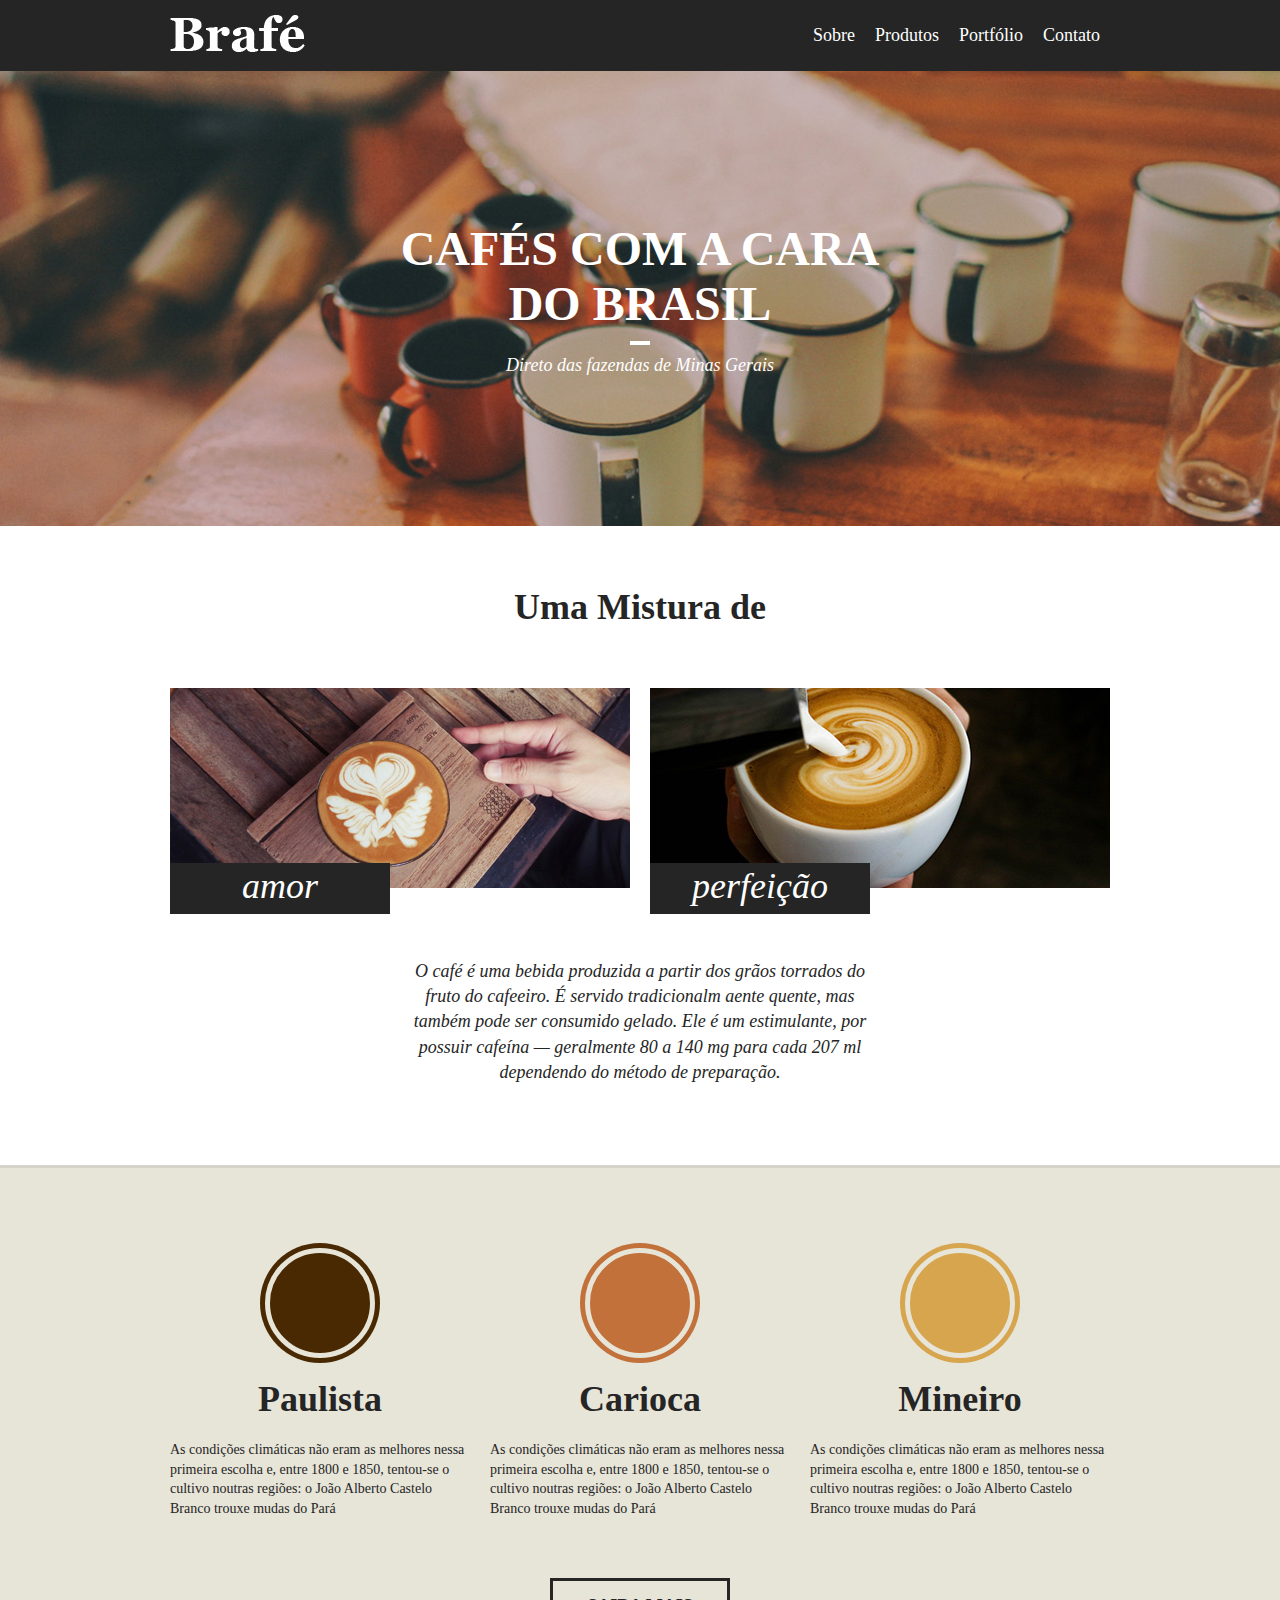
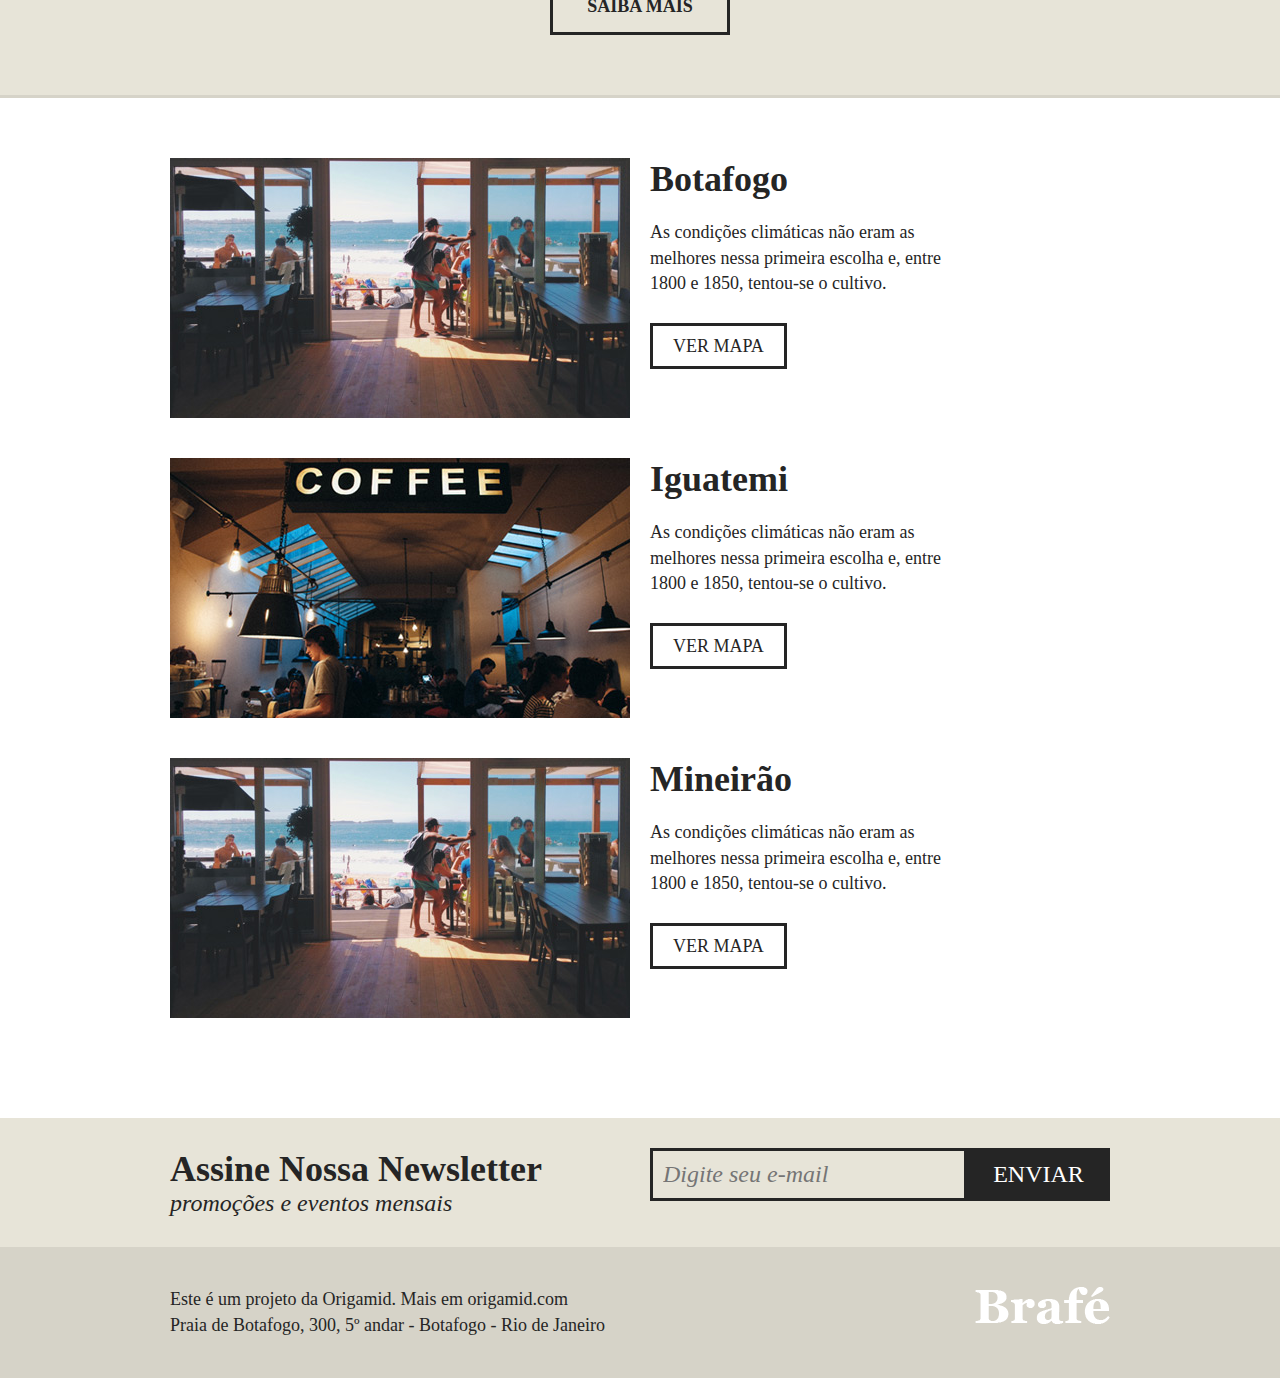
<file: brafe-1-flexbox/index.html>
<!DOCTYPE html>
<html>
<head>
	<title>Brafé 1</title>
	<meta charset="utf-8">
	<meta name="viewport" content="width=device-width, initial-scale=1, shrink-to-fit=no">
	<link rel="stylesheet" type="text/css" href="css/style.css">
</head>
<body>
	
	<header class="menu">
		<div class="container">
			<a class="menu-logo" href="#"><img src="img/brafe.png" alt="Brafé"></a>	
			<nav class="menu-nav">
				<ul>
					<li><a href="#">Sobre</a></li>
					<li><a href="#">Produtos</a></li>
					<li><a href="#">Portfólio</a></li>
					<li><a href="#">Contato</a></li>
				</ul>
			</nav>
		</div>
	</header>
	
	<main class="intro">
		<h1>Cafés com a cara<br>do Brasil</h1>
		<p>Direto das fazendas de Minas Gerais</p>
	</main>
	
	<section class="sobre">
		<h2>Uma Mistura de</h2>
		<div class="container">
			<div class="sobre-item">
				<img src="img/cafe-1.jpg">
				<h3>amor</h3>
			</div>
			<div class="sobre-item">
				<img src="img/cafe-2.jpg">
				<h3>perfeição</h3>
			</div>
		</div>
		<p>O café é uma bebida produzida a partir dos grãos torrados do fruto do cafeeiro. É servido tradicionalm
aente quente, mas também pode ser consumido gelado. Ele é um estimulante, por possuir cafeína — geralmente 80 a 140 mg para cada 207 ml dependendo do método de preparação.</p>
	</section>
	
	<section class="produtos">
		<div class="container">
			<div class="produtos-item">
				<h2 class="produtos-paulista">Paulista</h2>
				<p>As condições climáticas não eram as melhores nessa primeira escolha e, entre 1800 e 1850, tentou-se o cultivo noutras regiões: o João Alberto Castelo Branco trouxe mudas do Pará</p>
			</div>
			<div class="produtos-item">
				<h2 class="produtos-carioca">Carioca</h2>
				<p>As condições climáticas não eram as melhores nessa primeira escolha e, entre 1800 e 1850, tentou-se o cultivo noutras regiões: o João Alberto Castelo Branco trouxe mudas do Pará</p>
			</div>
			<div class="produtos-item">
				<h2 class="produtos-mineiro">Mineiro</h2>
				<p>As condições climáticas não eram as melhores nessa primeira escolha e, entre 1800 e 1850, tentou-se o cultivo noutras regiões: o João Alberto Castelo Branco trouxe mudas do Pará</p>
			</div>
		</div>
		<a class="produtos-btn" href="#">Saiba Mais</a>
	</section>
	
	<section class="locais">
		<div class="locais-item container">
			<div class="locais-img">
				<img src="img/botafogo.jpg" alt="Brafé unidade Botafogo">
			</div>
			<div class="locais-info">
				<h2>Botafogo</h2>
				<p>As condições climáticas não eram as melhores nessa primeira escolha e, entre 1800 e 1850, tentou-se o cultivo.</p>
				<a href="#">Ver Mapa</a>
			</div>
		</div>
		
		<div class="locais-item container">
			<div class="locais-img">
				<img src="img/iguatemi.jpg" alt="Brafé unidade Iguatemi">
			</div>
			<div class="locais-info">
				<h2>Iguatemi</h2>
				<p>As condições climáticas não eram as melhores nessa primeira escolha e, entre 1800 e 1850, tentou-se o cultivo.</p>
				<a href="#">Ver Mapa</a>
			</div>
		</div>
		
		<div class="locais-item container">
			<div class="locais-img">
				<img src="img/botafogo.jpg" alt="Brafé unidade Mineirão">
			</div>
			<div class="locais-info">
				<h2>Mineirão</h2>
				<p>As condições climáticas não eram as melhores nessa primeira escolha e, entre 1800 e 1850, tentou-se o cultivo.</p>
				<a href="#">Ver Mapa</a>
			</div>
		</div>
	
	</section>
	
	<section class="assine">
		<div class="container">
			<div class="assine-info">
				<h2>Assine Nossa Newsletter</h2>
				<p>promoções e eventos mensais</p>
			</div>
			<form>
				<label>E-mail</label>
				<input type="text" placeholder="Digite seu e-mail">
				<button type="submit">Enviar</button>
			</form>
		</div>
	</section>
	
	<footer class="footer">
		<div class="container">
			<p>Este é um projeto da Origamid. Mais em origamid.com<br>Praia de Botafogo, 300, 5º andar - Botafogo - Rio de Janeiro</p>
			<div class="footer-img">
				<img src="img/brafe.png" alt="Brafé">
			</div>
		</div>
	</footer>
	
</body>
</html>
</file>
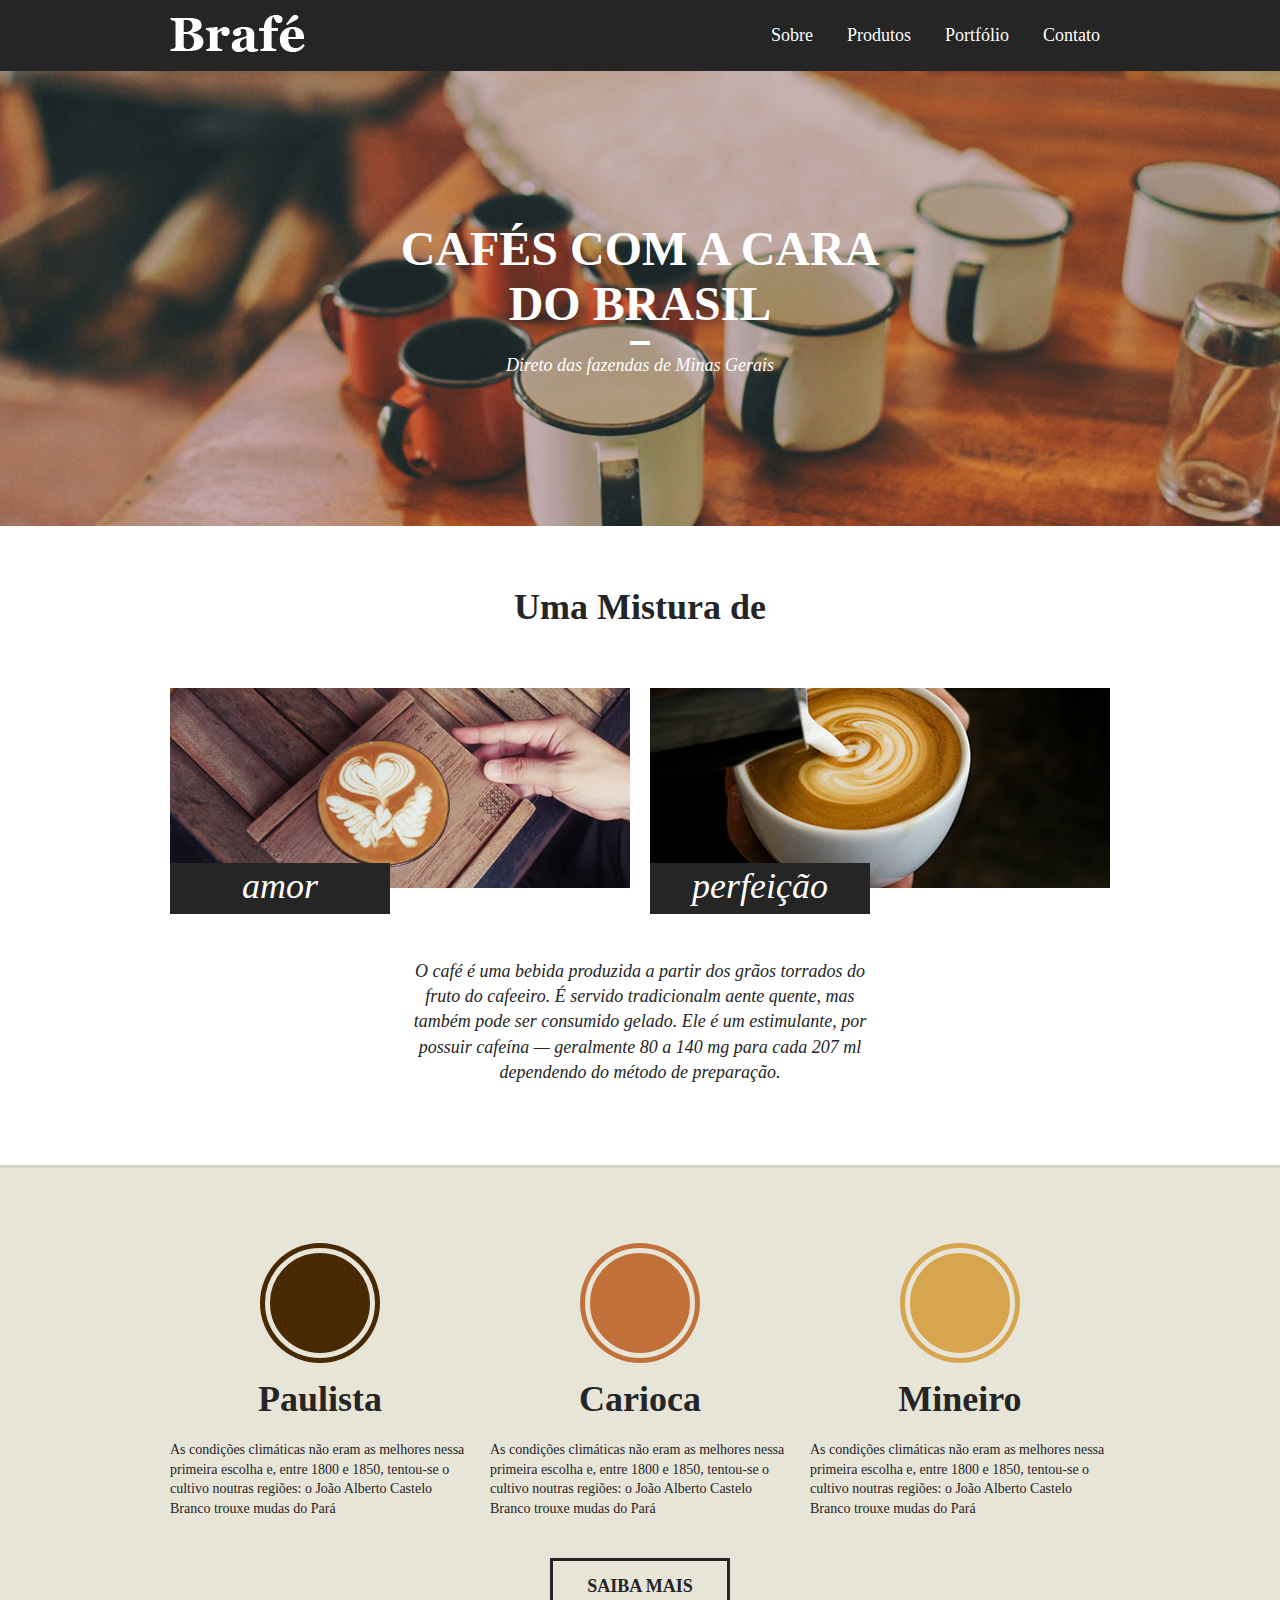
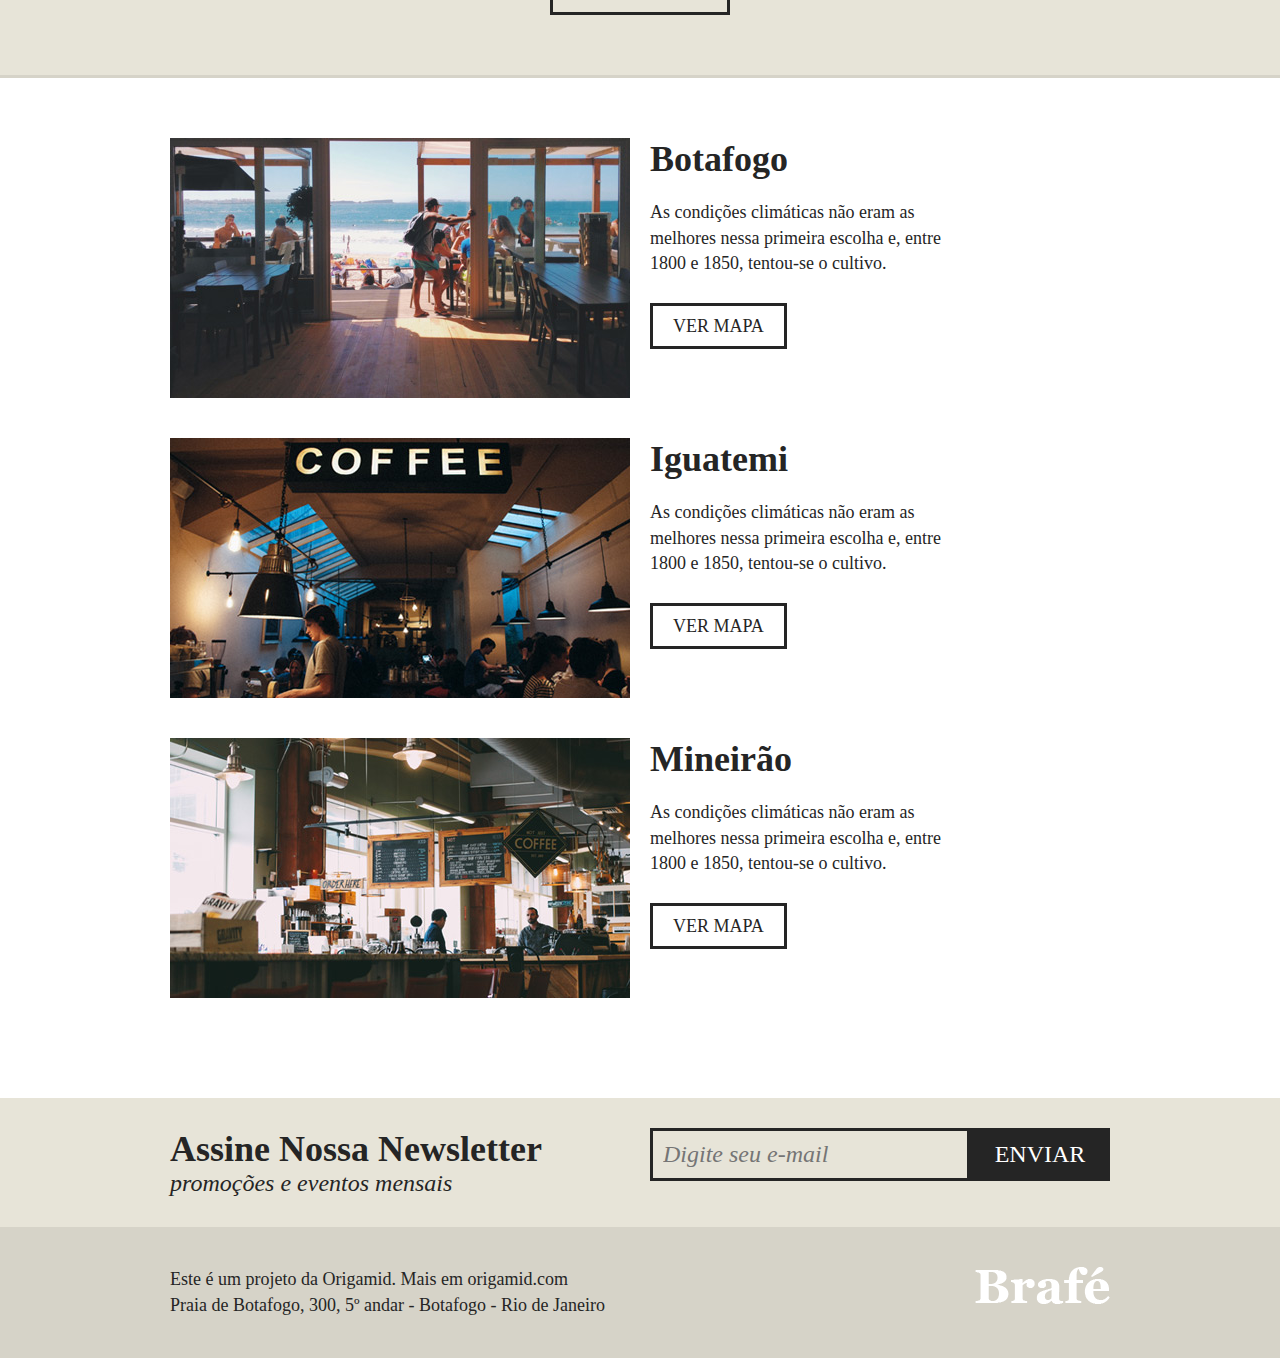
<file: brafe-1-grid/index.html>
<!DOCTYPE html>
<html>
<head>
	<title>Brafé 1</title>
	<meta charset="utf-8">
	<meta name="viewport" content="width=device-width, initial-scale=1, shrink-to-fit=no">
	<link rel="stylesheet" type="text/css" href="css/grid.css">
	<link rel="stylesheet" type="text/css" href="css/style.css">
</head>
<body>
	
	<header class="menu">
		<div class="container">
			<a class="menu-logo grid-4" href="#"><img src="img/brafe.png" alt="Brafé"></a>	
			<nav class="menu-nav grid-8">
				<ul>
					<li><a href="#">Sobre</a></li>
					<li><a href="#">Produtos</a></li>
					<li><a href="#">Portfólio</a></li>
					<li><a href="#">Contato</a></li>
				</ul>
			</nav>
		</div>
	</header>
	
	<main class="intro">
		<h1>Cafés com a cara<br>do Brasil</h1>
		<p>Direto das fazendas de Minas Gerais</p>
	</main>
	
	<section class="sobre">
		<h2>Uma Mistura de</h2>
		<div class="container">
			<div class="sobre-item grid-6">
				<img src="img/cafe-1.jpg">
				<h3>amor</h3>
			</div>
			<div class="sobre-item grid-6">
				<img src="img/cafe-2.jpg">
				<h3>perfeição</h3>
			</div>
		</div>
		<p>O café é uma bebida produzida a partir dos grãos torrados do fruto do cafeeiro. É servido tradicionalm
aente quente, mas também pode ser consumido gelado. Ele é um estimulante, por possuir cafeína — geralmente 80 a 140 mg para cada 207 ml dependendo do método de preparação.</p>
	</section>
	
	<section class="produtos">
		<div class="container">
			<div class="produtos-item grid-4">
				<h2 class="produtos-paulista">Paulista</h2>
				<p>As condições climáticas não eram as melhores nessa primeira escolha e, entre 1800 e 1850, tentou-se o cultivo noutras regiões: o João Alberto Castelo Branco trouxe mudas do Pará</p>
			</div>
			<div class="produtos-item grid-4">
				<h2 class="produtos-carioca">Carioca</h2>
				<p>As condições climáticas não eram as melhores nessa primeira escolha e, entre 1800 e 1850, tentou-se o cultivo noutras regiões: o João Alberto Castelo Branco trouxe mudas do Pará</p>
			</div>
			<div class="produtos-item grid-4">
				<h2 class="produtos-mineiro">Mineiro</h2>
				<p>As condições climáticas não eram as melhores nessa primeira escolha e, entre 1800 e 1850, tentou-se o cultivo noutras regiões: o João Alberto Castelo Branco trouxe mudas do Pará</p>
			</div>
		</div>
		<a class="produtos-btn" href="#">Saiba Mais</a>
	</section>
	
	<section class="locais">
		<div class="locais-item container">
			<div class="grid-6">
				<img src="img/botafogo.jpg" alt="Brafé unidade Botafogo">
			</div>
			<div class="grid-6">
				<h2>Botafogo</h2>
				<p>As condições climáticas não eram as melhores nessa primeira escolha e, entre 1800 e 1850, tentou-se o cultivo.</p>
				<a href="#">Ver Mapa</a>
			</div>
		</div>
		
		<div class="locais-item container">
			<div class="grid-6">
				<img src="img/iguatemi.jpg" alt="Brafé unidade Iguatemi">
			</div>
			<div class="grid-6">
				<h2>Iguatemi</h2>
				<p>As condições climáticas não eram as melhores nessa primeira escolha e, entre 1800 e 1850, tentou-se o cultivo.</p>
				<a href="#">Ver Mapa</a>
			</div>
		</div>
		
		<div class="locais-item container">
			<div class="grid-6">
				<img src="img/mineirao.jpg" alt="Brafé unidade Mineirão">
			</div>
			<div class="grid-6">
				<h2>Mineirão</h2>
				<p>As condições climáticas não eram as melhores nessa primeira escolha e, entre 1800 e 1850, tentou-se o cultivo.</p>
				<a href="#">Ver Mapa</a>
			</div>
		</div>
	
	</section>
	
	<section class="assine">
		<div class="container">
			<div class="assine-info grid-6">
				<h2>Assine Nossa Newsletter</h2>
				<p>promoções e eventos mensais</p>
			</div>
			<form class="grid-6">
				<label>E-mail</label>
				<input type="text" placeholder="Digite seu e-mail">
				<button type="submit">Enviar</button>
			</form>
		</div>
	</section>
	
	<footer class="footer">
		<div class="container">
			<p class="grid-8">Este é um projeto da Origamid. Mais em origamid.com<br>Praia de Botafogo, 300, 5º andar - Botafogo - Rio de Janeiro</p>
			<div class="grid-4">
				<img src="img/brafe.png" alt="Brafé">
			</div>
		</div>
	</footer>
	
</body>
</html>
</file>
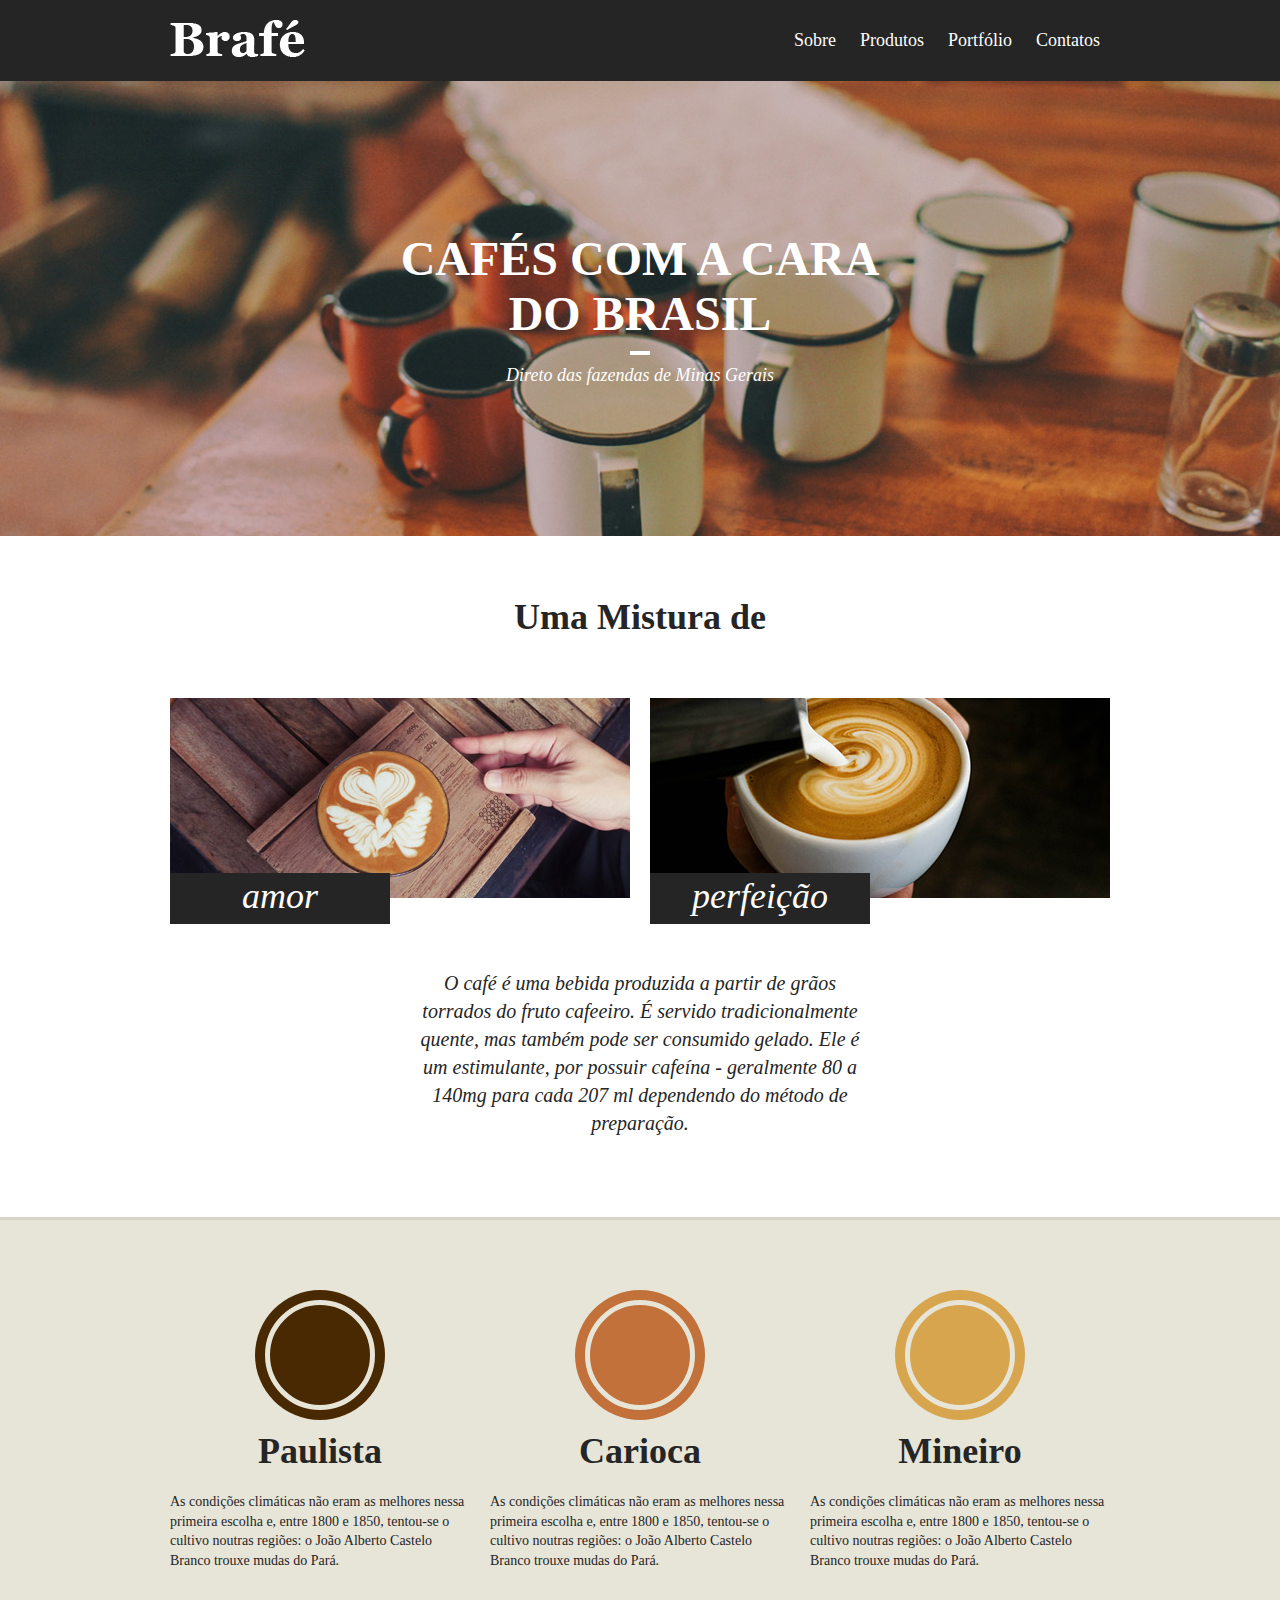
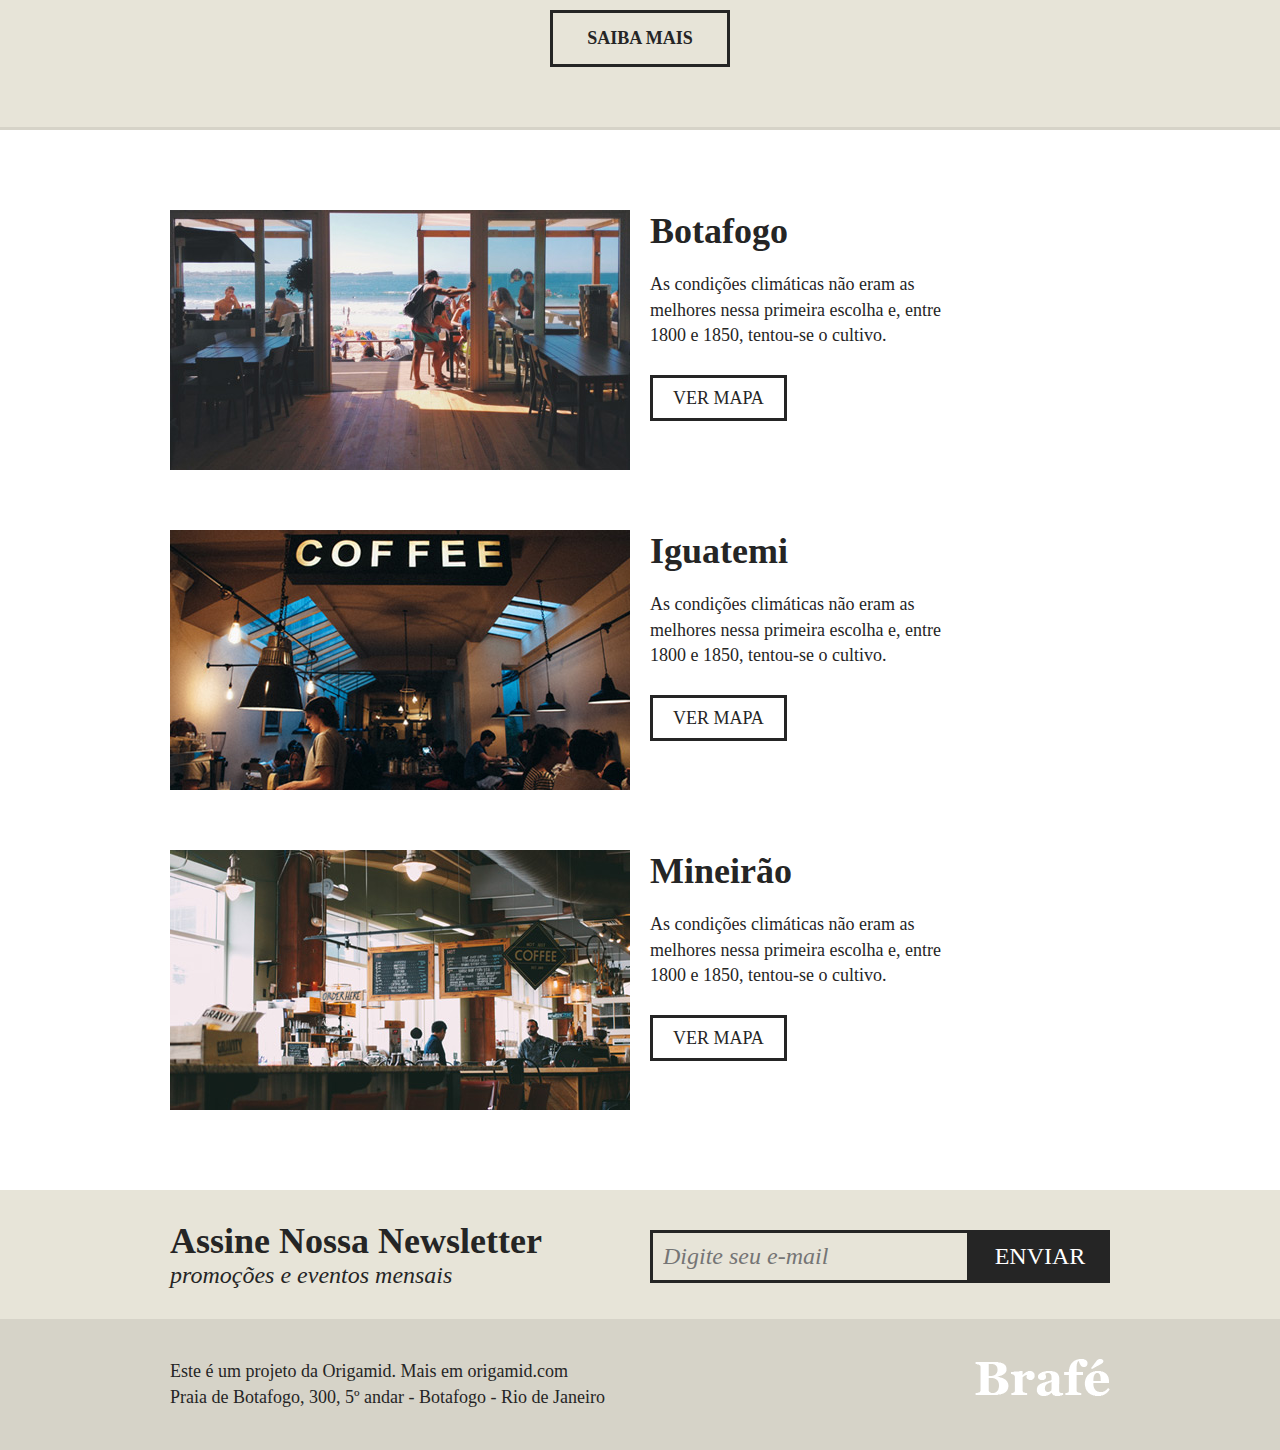
<file: brafe-1-puro/index.html>
<!DOCTYPE html>
<html lang="pt-br">
<head>
    <meta charset="UTF-8">
    <meta http-equiv="X-UA-Compatible" content="IE=edge">
    <meta name="viewport" content="width=device-width, initial-scale=1.0, shrink-to-fit=no">
    <link rel="stylesheet" type="text/css" href="css/style.css">
    <title>Brafé 1</title>
</head> 
<body>
    <header class="menu">
        <div class="menu-container">
            <a class="menu-logo" href="#"><img src="img/brafe.png" alt="Brafé"></a>
        <nav class="menu-nav">
            <ul>
                <li><a href="#">Sobre</a></li>
                <li><a href="#">Produtos</a></li>
                <li><a href="#">Portfólio</a></li>
                <li><a href="#">Contatos</a></li>
            </ul>
        </nav>
        </div>
    </header>

    <main class="intro">
        <h1>Cafés com a cara<br/>do Brasil</h1>
        <p>Direto das fazendas de Minas Gerais</p>
    </main>

    <section class="sobre">
        <h2>Uma Mistura de </h2>
        <div class="sobre-container">
            <div class="sobre-item">
                <img src="img/cafe-1.jpg" alt="">
                <h3>amor</h3>
            </div>
            <div class="sobre-item">
                <img src="img/cafe-2.jpg" alt="">
                <h3>perfeição</h3>
            </div>
        </div>
        <p>
            O café é uma bebida produzida a partir de grãos torrados do fruto cafeeiro. É servido tradicionalmente quente, mas também
            pode ser consumido gelado. Ele é um estimulante, por possuir cafeína - geralmente 80 a 140mg para cada 207 ml dependendo do método
            de preparação.
        </p>
    </section>

    <section class="produtos">
        <div class="produtos-container">
            <div class="produtos-item">
                <h2 class="produtos-paulista">Paulista</h2>
                <p>
                    As condições climáticas não eram as melhores nessa primeira escolha e, entre 1800 e 1850, tentou-se o cultivo noutras regiões:
                    o João Alberto Castelo Branco trouxe mudas do Pará.
                </p>
            </div>
            <div class="produtos-item">
                <h2 class="produtos-carioca">Carioca</h2>
                <p>
                    As condições climáticas não eram as melhores nessa primeira escolha e, entre 1800 e 1850, tentou-se o cultivo
                    noutras regiões:
                    o João Alberto Castelo Branco trouxe mudas do Pará.
                </p>
            </div>
            <div class="produtos-item">
                <h2 class="produtos-mineiro">Mineiro</h2>
                <p>
                    As condições climáticas não eram as melhores nessa primeira escolha e, entre 1800 e 1850, tentou-se o cultivo
                    noutras regiões:
                    o João Alberto Castelo Branco trouxe mudas do Pará.
                </p>
            </div>
        </div>
        <a class="produtos-btn" href="#">Saiba mais</a>
    </section>

    <section class="locais">
        <div class="locais-item">
            <img src="img/botafogo.jpg" alt="Brafé unidade Botafogo">
            <div>
                <h2>Botafogo</h2>
                <p>As condições climáticas não eram as melhores nessa primeira escolha e, entre 1800 e 1850, tentou-se o cultivo.</p>
                <a href="#">Ver mapa</a>
            </div>
        </div>

        <div class="locais-item">
            <img src="img/iguatemi.jpg" alt="Brafé unidade Iguatemi">
            <div>
                <h2>Iguatemi</h2>
                <p>As condições climáticas não eram as melhores nessa primeira escolha e, entre 1800 e 1850, tentou-se o
                    cultivo.</p>
                <a href="#">Ver mapa</a>
            </div>
        </div>

        <div class="locais-item">
            <img src="img/mineirao.jpg" alt="Brafé unidade Mineirão">
            <div>
                <h2>Mineirão</h2>
                <p>As condições climáticas não eram as melhores nessa primeira escolha e, entre 1800 e 1850, tentou-se o
                    cultivo.</p>
                <a href="#">Ver mapa</a>
            </div>
        </div>
    </section>

    <section class="assine">
        <div class="assine-container">
            <div class="assine-info">
                <h2>Assine Nossa Newsletter</h2>
                <p>promoções e eventos mensais</p>
            </div>
            <form>
                <label>E-mail</label>
                <input type="text" placeholder="Digite seu e-mail">
                <button type="submit">Enviar</button>
            </form>
        </div>
    </section>

    <footer class="footer">
        <div class="footer-container">
            <p>
                Este é um projeto da Origamid. Mais em origamid.com<br>Praia de Botafogo, 300, 5º andar - Botafogo - Rio de Janeiro
            </p>
            <img src="img/brafe.png" alt="Brafé">
        </div>
    </footer>
</body>
</html>
</file>
<file: brafe-1-grid/css/grid.css>
.container {
    max-width: 960px;
    margin: 0 auto;
}

.container::after, .container::before {
    content: '';
    display: table;
    clear: both;
}

.grid-1, .grid-2, .grid-3, .grid-4, .grid-5, .grid-6, .grid-7, .grid-8,
.grid-9, .grid-10, .grid-11, .grid-12 {
    margin-left: 10px;
    margin-right: 10px;
    float: left;
    display: block;
    min-height: 1px;
}

.grid-1 {
    width: calc(8.333% - 20px);
}
.grid-2 {
    width: calc(16.666% - 20px);
}
.grid-3 {
    width: calc(25% - 20px);
}
.grid-4 {
    width: calc(33.333% - 20px);
}
.grid-5 {
    width: calc(41.666% - 20px);
}
.grid-6 {
    width: calc(50% - 20px);
}
.grid-7 {
    width: calc(58.333% - 20px);
}
.grid-8 {
    width: calc(66.666% - 20px);
}
.grid-9 {
    width: calc(75% - 20px);
}
.grid-10 {
    width: calc(83.333% - 20px);
}
.grid-11 {
    width: calc(91.666% - 20px);
}
.grid-12 {
    width: calc(100% - 20px);
}

@media (max-width: 739px) {
    .container {
        max-width: 300px;
    }
    .grid-1, .grid-2, .grid-3, .grid-4, .grid-5, .grid-6, .grid-7, .grid-8,
    .grid-9, .grid-10, .grid-11, .grid-12 {
        width: 100%;
        margin-left: 0px;
        margin-right: 0px;
        float: none;
    }
}
</file>
<file: brafe-1-flexbox/css/style.css>
/* Reset */

body, h1, h2, h3, p, ul {
	padding: 0px;
	margin: 0px;
}

body {
	font-family: Georgia, serif;
	color: #252525;
}

* {
	box-sizing: border-box;
}

.container {
	display: flex;
	max-width: 960px;
	margin: 0 auto;
}

@media (max-width: 739px) {
	.container {
		flex-direction: column;
		max-width: 300px;
	}
	.flex-item {
		margin: 0px;
	}
}

/* Menu */

.menu {
	background: #252525;
	padding: 15px 0;
}

.menu-nav a {
	text-decoration: none;
	color: #fff;
	font-size: 1.125em;
}

.menu-logo {
	margin: 0 10px;
}

.menu-nav {
	flex: 1;
	margin: 0 10px;
	align-self: center;
}

.menu-nav ul {
	float: right;
	display: flex;
	list-style: none;
}

.menu-nav ul li a {
	padding: 10px;
}

@media (max-width: 739px) {
	.menu-nav {
		margin: 0px;
	}
	.menu-logo {
		margin: 0px;
	}
	.menu-nav ul li a {
		padding-left: 0px;
	}
}

/* Intro */

.intro {
	background: url('../img/bg-intro.jpg') no-repeat center center;
	background-size: cover;
	color: #fff;
	padding: 150px 0;
	text-align: center;
}

@media (max-width: 739px) {
	.intro {
		padding: 60px 0;
	}
}

.intro h1 {
	text-transform: uppercase;
	font-size: 3em;
}

.intro h1::after {
	content: '';
	display: block;
	width: 20px;
	height: 4px;
	background: #fff;
	margin: 10px auto;
}

.intro p {
	font-style: italic;
	font-size: 1.125em;
}

/* Sobre */

.sobre {
	padding: 60px 0;
}

.sobre h2 {
	font-size: 2.25em;
	text-align: center;
	margin-bottom: 60px;
}

.sobre-item {
	flex: 1;
	margin: 0 10px;
}

@media (max-width: 739px) {
	.sobre-item {
		margin-left: 0px;
		margin-right: 0px;
	}
}

.sobre-item img {
	display: block;
	max-width: 100%;
}

.sobre-item h3 {
	font-size: 2.25em;
	line-height: 1em;
	background: #252525;
	color: #fff;
	font-style: italic;
	font-weight: normal;
	text-align: center;
	position: relative;
	width: 220px;
	padding: 5px 0 10px 0;
	top: -25px;
}

.sobre > p {
	font-size: 1.125em;
	line-height: 1.4em;
	font-style: italic;
	margin: 20px auto;
	max-width: 460px;
	text-align: center;
}

/* Produtos */

.produtos {
	background: #e7e4d8;
	border-top: 3px solid #d6d3c8;
	border-bottom: 3px solid #d6d3c8;
	padding: 60px 0;
}

.produtos-item {
	flex: 1;
	margin: 0 10px 40px 10px;
}

.produtos-item {
	width: 300px;
}

.produtos-item h2 {
	font-size: 2.25em;
	text-align: center;
	margin-bottom: 20px;
}

.produtos-item h2::before {
	content: '';
	display: block;
	width: 100px;
	height: 100px;
	background: currentColor;
	border-radius: 50%;
	border: 5px solid #e7e4d8;
	box-shadow: 0 0 0 5px currentColor;
	margin: 20px auto;
}

h2.produtos-paulista::before {
	color: #492901;
}

h2.produtos-carioca::before {
	color: #c17139;
}

h2.produtos-mineiro::before {
	color: #d7a54d;
}

.produtos-item p {
	font-size: 0.875em;
	line-height: 1.4em;
}

.produtos-btn {
	border: 3px solid #252525;
	color: #252525;
	text-decoration: none;
	text-align: center;
	font-size: 1.125em;
	font-weight: bold;
	text-transform: uppercase;
	display: block;
	width: 180px;
	padding: 15px 0;
	margin: 20px auto 0 auto;
}

@media (max-width: 739px) {
	.produtos-item {
		margin-left: 0px;
		margin-right: 0px;
	}
}

/* Locais */

.locais {
	padding: 60px 0;
}

.locais-item {
	margin-bottom: 40px;
}

.locais-img, .locais-info {
	flex: 1;
	margin: 0 10px;
}

.locais-img img {
	display: block;
	max-width: 100%;
}

.locais-item h2 {
	font-size: 2.25em;
	margin-bottom: 20px;
}

.locais-item p {
	font-size: 1.125em;
	line-height: 1.4em;
	max-width: 320px;
	margin-bottom: 40px;
}

.locais-item a {
	font-size: 1.125em;
	text-transform: uppercase;
	text-decoration: none;
	border: 3px solid;
	color: #252525;
	padding: 10px 20px;
}

@media (max-width: 739px) {
	.locais-img, .locais-info {
		margin-left: 0px;
		margin-right: 0px;
	}
}


/* Assine */

.assine {
	background: #e7e4d8;
	padding: 30px 0;
}

.assine-info {
	flex: 1;
	margin: 0 10px;
}

.assine-info h2 {
	font-size: 2.25em;
}

.assine-info p {
	font-size: 1.5em;
	font-style: italic;
}

.assine form {
	flex: 1;
	margin: 0 10px;
	display: flex;
	flex-wrap: wrap;
	align-content: flex-start;
}

.assine form label {
	display: none;
}

@media (max-width: 739px) {
	.assine-info {
		margin: 0 0 20px 0;
	}
	.assine form  {
		margin: 0px;	
	}
}

.assine input {
	flex: 1;
	align-self: flex-start;
	padding: 10px;
	border: 3px solid #252525;
	background: none;
	font-size: 1.5em;
	font-style: italic;
	font-family: Georgia, serif;
}

.assine button {
	flex: 1;
	padding: 13px;
	align-self: flex-start;
	background: #252525;
	border: none;
	font-family: Georgia, serif;
	text-transform: uppercase;
	font-size: 1.5em;
	color: #fff;
	cursor: pointer;
}

/*Footer*/

.footer {
	background: #d6d3c8;
	padding: 40px 0;
}

.footer p {
	font-size: 1.125em;
	line-height: 1.4em;
	margin: 0 10px;
	flex: 1;
}

.footer-img {
	margin: 0 10px;
}

@media (max-width: 739px) {
	.assine-img, .footer p {
		margin: 10px 0;
	}
}
</file>
<file: brafe-1-grid/css/style.css>
/* Reset */

body, h1, h2, h3, p, ul {
	padding: 0px;
	margin: 0px;
}

body {
	font-family: Georgia, serif;
	color: #252525;
}

* {
	box-sizing: border-box;
}

img {
	max-width: 100%;
	display: block;
}

/* Menu */

.menu {
	background: #252525;
	padding: 15px 0;
}

.menu-nav ul {
	float: right;
}

.menu-nav ul li{
	display:inline-block;
}

.menu-nav a {
	text-decoration: none;
	color: #fff;
	font-size: 1.125em;
	display: block;
	padding: 10px;
	margin-left: 10px;
}

@media (max-width: 739px) {
	.menu-nav ul {
		float: none;
	}
	.menu-nav ul li a {
		margin-left: 0px;
		padding-left: 0px;
		padding-right: 8px;
	}
}

/* Intro */

.intro {
	background: url('../img/bg-intro.jpg') no-repeat center center;
	background-size: cover;
	color: #fff;
	padding: 150px 0;
	text-align: center;
}

.intro h1 {
	text-transform: uppercase;
	font-size: 3em;
}

.intro h1::after {
	content: '';
	display: block;
	width: 20px;
	height: 4px;
	background: #fff;
	margin: 10px auto;
}

.intro p {
	font-style: italic;
	font-size: 1.125em;
}

@media (max-width: 739px) {
	.intro {
		padding: 60px 0;
	}
}

/* Sobre */

.sobre {
	padding: 60px 0;
}

.sobre h2 {
	font-size: 2.25em;
	text-align: center;
	margin-bottom: 60px;
}

.sobre-item h3 {
	font-size: 2.25em;
	line-height: 1em;
	background: #252525;
	color: #fff;
	font-style: italic;
	font-weight: normal;
	text-align: center;
	position: relative;
	width: 220px;
	padding: 5px 0 10px 0;
	top: -25px;
}

.sobre > p {
	font-size: 1.125em;
	line-height: 1.4em;
	font-style: italic;
	max-width: 460px;
	margin: 20px auto;
	text-align: center;
}

/* Produtos */

.produtos {
	background: #e7e4d8;
	border-top: 3px solid #d6d3c8;
	border-bottom: 3px solid #d6d3c8;
	padding: 60px 0;
}

.produtos-item {
	margin-bottom: 40px;
}

.produtos-item h2 {
	font-size: 2.25em;
	text-align: center;
	margin-bottom: 20px;
}

.produtos-item h2::before {
	content: '';
	display: block;
	width: 100px;
	height: 100px;
	background: currentColor;
	border-radius: 50%;
	border: 5px solid #e7e4d8;
	box-shadow: 0 0 0 5px currentColor;
	margin: 20px auto;
}

h2.produtos-paulista::before {
	color: #492901;
}

h2.produtos-carioca::before {
	color: #c17139;
}

h2.produtos-mineiro::before {
	color: #d7a54d;
}

.produtos-item p {
	font-size: 0.875em;
	line-height: 1.4em;
}

.produtos-btn {
	border: 3px solid #252525;
	color: #252525;
	text-decoration: none;
	text-align: center;
	font-size: 1.125em;
	font-weight: bold;
	text-transform: uppercase;
	display: block;
	width: 180px;
	padding: 15px 0;
	margin: 0 auto;
}

/* Locais */

.locais {
	padding: 60px 0;
}

.locais-item {
	margin-bottom: 40px;
}

.locais-item h2 {
	font-size: 2.25em;
	margin-bottom: 20px;
}

.locais-item p {
	font-size: 1.125em;
	line-height: 1.4em;
	max-width: 320px;
	margin-bottom: 40px;
}

.locais-item a {
	font-size: 1.125em;
	text-transform: uppercase;
	text-decoration: none;
	border: 3px solid;
	color: #252525;
	padding: 10px 20px;
}

/* Assine */

.assine {
	background: #e7e4d8;
	padding: 30px 0;
}

.assine-info h2 {
	font-size: 2.25em;
}

.assine-info p {
	font-size: 1.5em;
	font-style: italic;
}

.assine form label {
	display: none;
}

.assine input {
	border: 3px solid #252525;
	background: none;
	font-size: 1.5em;
	font-style: italic;
	font-family: Georgia, serif;
	width: calc(100% - 140px);
	padding: 10px;
	float: left;
}

.assine button {
	background: #252525;
	border: none;
	font-family: Georgia, serif;
	text-transform: uppercase;
	font-size: 1.5em;
	color: #fff;
	cursor: pointer;
	width: 140px;
	padding: 13px 0;
}

/*Footer*/

.footer {
	background: #d6d3c8;
	padding: 40px 0;
}

.footer img {
	float: right;
}

.footer p {
	font-size: 1.125em;
	line-height: 1.4em;
}

@media (max-width: 739px) {
	.footer img {
		float: none;
		margin-top: 20px;
	}
}
</file>
<file: brafe-1-puro/css/style.css>
/* Reset */

body, h1, h2, h3, p, ul {
    padding: 0px;
    margin: 0px;
}

body {
    font-family: Georgia, 'Times New Roman', Times, serif;
    color: #252525;
}

* {
    box-sizing: border-box;
}

/* Menu */

.menu {
    background: #252525;
    padding: 20px 0;
}

.menu-container {
    max-width: 960px;
    margin: 0 auto;
}

.menu-container::after, .menu-container::before {
    content: '';
    display: table;
    clear: both;
}

.menu-logo {
    display: block;
    float: left;
    margin-left: 10px;
}

.menu-nav {
    float: right;
    margin-right: 10px;
}

.menu-nav li {
    display: inline-block;
}

.menu-nav a {
    display: block;
    padding: 10px;
    text-decoration: none;
    color: #fff;
    font-size: 1.125em;
}

@media (max-width: 739px) {
    .menu {
        text-align: center;
    }
    a.menu-logo {
        float: none;
        margin: 0 auto;
    }
    .menu-nav {
        float: none;
        clear: both;
    }
}

/* Intro */
.intro {
    background: url('../img/bg-intro.jpg') no-repeat center center;
    background-size: cover;
    padding: 150px 0;
    text-align: center;
    color: #fff;
}

.intro h1 {
    text-transform: uppercase;
    font-size: 3em;
}

.intro h1::after {
    content: '';
    display: block;
    width: 20px;
    height: 4px;
    background: #fff;
    margin: 10px auto;
}

.intro p {
    font-style: italic;
    font-size: 1.125em;
}

@media (max-width: 739px) {
    .intro {
        padding: 60px 0;
    }
}

/* Sobre */

.sobre {
    padding: 60px 0;
}

.sobre-container {
    max-width: 960px;
    margin: 0 auto;
}

.sobre-container::after, .sobre-container::before {
    content: '';
    display: table;
    clear: both;
}

.sobre h2 {
    text-align: center;
    font-size: 2.25em;
    margin-bottom: 60px;
}

.sobre-item {
    max-width: 460px;
    float: left;
    margin: 0 10px;
}

.sobre-item img {
    display: block;
    max-width: 100%;
}

.sobre-item h3 {
    font-size: 2.25em;
    line-height: 1em;
    background: #252525;
    width: 220px;
    color: #fff;
    font-style: italic;
    font-weight: normal;
    text-align: center;
    padding: 5px 0 10px 0;
    top: -25px;
    position: relative;
}

.sobre > p {
    font-size: 1.25em;
    line-height: 1.4em;
    font-style: italic;
    text-align: center;
    margin: 20px auto;
    max-width: 460px;
}

@media (min-width: 740px) and (max-width: 980px) {
    .sobre-container {
        max-width: 720px;
    }
    .sobre-item {
        width: 340px;
    }
}

@media (max-width: 739px) {
   .sobre-container {
       max-width: 300px;
   }
   .sobre-item {
       width: 300px;
       margin: 0 auto;
   }
}

/* Produtos */

.produtos {
    background: #e7e4d8;
    padding: 60px 0;
    border-top: 3px solid #d6d3c8;
    border-bottom: 3px solid #d6d3c8;
}

.produtos-container {
    max-width: 960px;
    margin: 0 auto;
}

.produtos-container::before, .produtos-container::after {
    content: '';
    display: table;
    clear: both;
}

.produtos-item {
    width: 300px;
    float: left;
    margin: 0 10px 20px 10px;
}

.produtos-item h2 {
    text-align: center;
    font-size: 2.25em;
    margin-bottom: 20px;
}

.produtos-item h2::before {
    content: '';
    display: block;
    width: 100px;
    height: 100px;
    background: currentColor;
    border-radius: 50%;
    margin: 20px auto;
    border: 5px solid #e7e4d8;
    box-shadow: 0 0 0 10px currentColor;
}

h2.produtos-paulista::before {
    color: #492901;
}

h2.produtos-carioca::before {
    color: #c17139;
}

h2.produtos-mineiro::before {
    color: #d7a54d;
}
.produtos-item p {
    font-size: 0.875em;
    line-height: 1.4em;
}

.produtos-btn {
    width: 180px;
    border: 3px solid;
    color: #252525;
    text-decoration: none;
    display: block;
    font-size: 1.125em;
    font-weight: bold;
    text-transform: uppercase;
    text-align: center;
    padding: 15px 0;
    margin: 20px auto 0 auto;
}

@media (min-width: 740px) and (max-width: 980px) {
    .produtos-container {
        max-width: 720px;
    }
    .produtos-item {
        width: 220px;
    }
}

@media (max-width: 739px) {
   .produtos-container {
       max-width: 300px;
   }
   .produtos-item {
       width: 300px;
       margin: 0 auto 20px auto;
   }
}

/* Locais */

.locais {
    max-width: 960px;
    margin: 0 auto;
    padding: 20px 0;
}

.locais-item {
    clear:both;
    margin: 60px auto;
}

.locais-item::after, .locais-item::before {
    display: table;
    content: '';
    clear: both;
}

.locais-item img{
    width: 460px;
    display: block;
    float: left;
    margin: 0 10px;
}

.locais-item > div {
    width: 460px;
    float: left;
    margin: 0 10px;
}

.locais-item h2 {
    font-size: 2.25em;
    margin-bottom: 20px;
}

.locais-item p {
    font-size: 1.125em;
    line-height: 1.4em;
    max-width: 320px;
    margin-bottom: 40px;
}

.locais-item a {
    font-size: 1.125em;
    text-transform: uppercase;
    text-decoration: none;
    border: 3px solid;
    color: #252525;
    padding: 10px 20px;
}

@media (min-width: 740px) and (max-width: 980px) {
    .locais {
        max-width: 720px;
    }
    .locais-item > div, .locais-item img {
        width: 340px;
   }
}

@media (max-width: 739px) {
    .locais {
        max-width: 300px;
    }
    .locais-item > div, .locais-item img {
        width: 300px;
        margin: 0px;
    }
}

/* Assine */

.assine {
    background: #e7e4d8;
    padding: 30px 0;
}

.assine-container {
    max-width: 960px;
    margin: 0 auto;
}

.assine-container::after, .assine-container::before {
    content: '';
    display: table;
    clear: both;
}

.assine-info {
    width: 460px;
    margin: 0 10px;
    float: left;
}

.assine-info h2 {
    font-size: 2.25em;
}

.assine-info p {
    font-size: 1.5em;
    font-style: italic;
}

.assine form {
    width: 460px;
    margin: 10px 10px 0 10px;
    float: left;
}

.assine form label {
    display: none;
}

.assine input {
    width: 320px;
    border: 3px solid #252525;
    background: none;
    font-size: 1.5em;
    font-style: italic;
    font-family: Georgia, 'Times New Roman', Times, serif;
    padding: 10px;
    float: left;
}

.assine button {
    background: #252525;
    border: none;
    font-family: Georgia, 'Times New Roman', Times, serif;
    text-transform: uppercase;
    font-size: 1.5em;
    width: 140px;
    padding: 13px 0;
    color: white;
    cursor: pointer;
}

@media (min-width: 740px) and (max-width: 980px) {
    .assine-container {
        max-width: 720px;
    }
    .assine-info, .assine form, .assine input {
        width: 340px;
    }
}

@media (max-width: 739px) {
    .assine-container {
        max-width: 300px;
    }
    .assine-info, .assine form, .assine input {
        width: 300px;
        margin: 10px 0 0 0;
    }
}

/* Footer */

.footer {
    background: #d6d3c8;
    padding: 40px 0;
}

.footer-container {
    max-width: 960px;
    margin: 0 auto;
}

.footer-container::after, .footer-container::before {
    content: '';
    display: table;
    clear: both;
}

.footer p {
    float: left;
    margin: 0 10px;
    font-size: 1.125em;
    line-height: 1.4em;
}

.footer img {
    float: right;
    margin: 0 10px;
    display: block;
}

@media (max-width: 739px) {
   .footer-container {
       max-width: 300px;
   }
   .footer p {
       float: none;
       margin: 0px;
   }
   .footer img {
       float: none;
       margin: 20px 0;
   }
}
</file>
